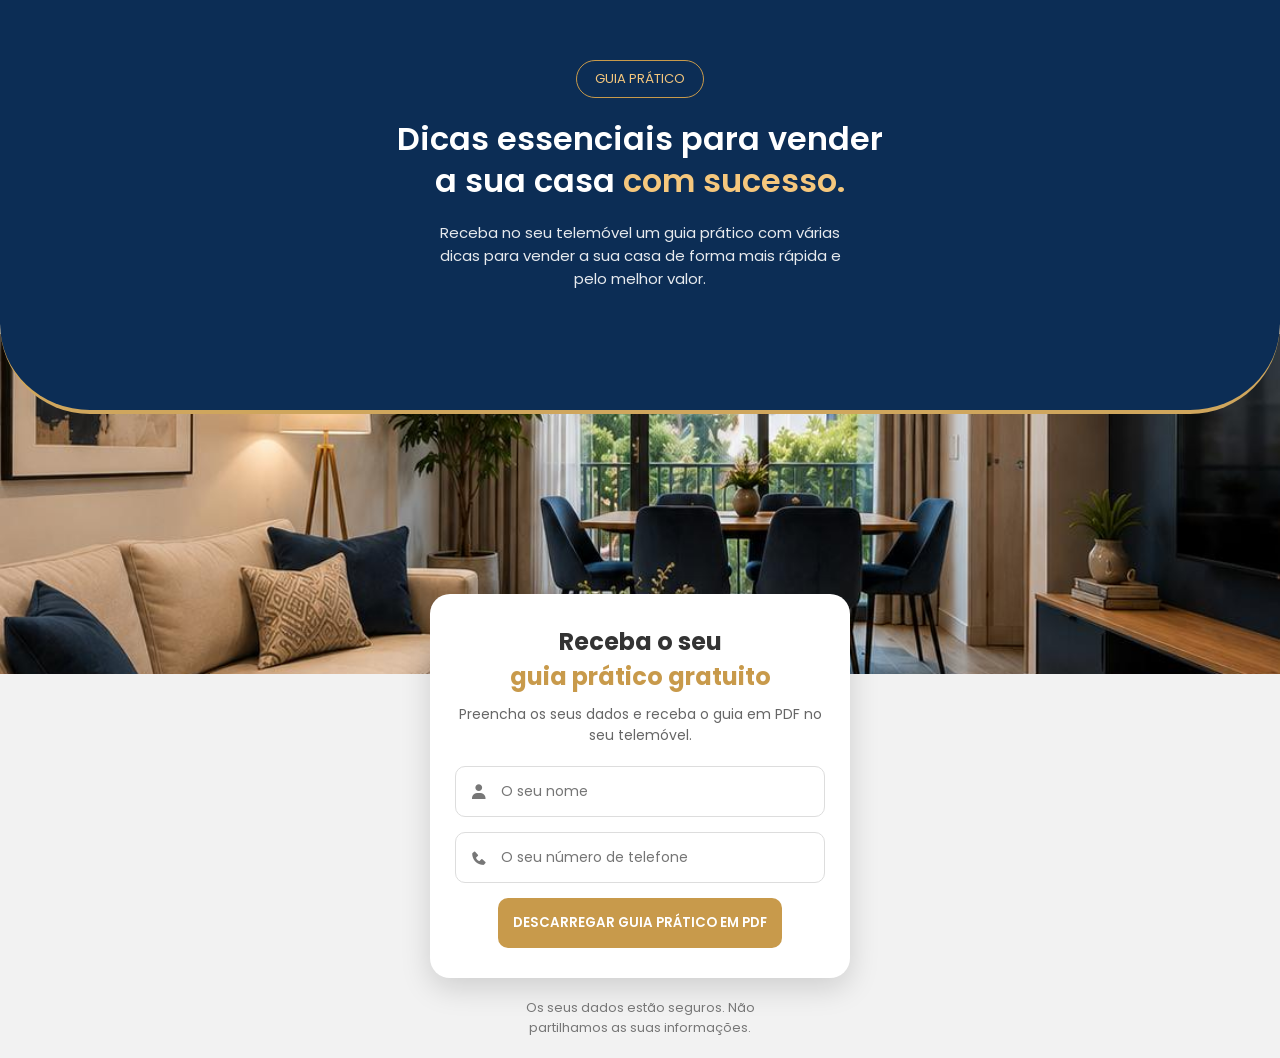
<file: BeaMachado/index.html>
<!DOCTYPE html>
<html lang="pt">
<head>
<meta charset="UTF-8">
<meta name="viewport" content="width=device-width, initial-scale=1.0">
<title>Guia para vender casa</title>
<link rel="stylesheet" href="style.css">
<link href='https://unpkg.com/boxicons@2.1.4/css/boxicons.min.css' rel='stylesheet'>
<link href="https://fonts.googleapis.com/css2?family=Poppins:wght@300;400;500;600;700&display=swap" rel="stylesheet">
</head>

<body>

<header class="topo">

<div class="badge">
GUIA PRÁTICO
</div>

<h1>
Dicas essenciais para vender a sua casa <span>com sucesso.</span>
</h1>

<p>
Receba no seu telemóvel um guia prático com várias dicas para vender a sua casa de forma mais rápida e pelo melhor valor.
</p>

</header>

<section class="imagem"></section>

<div class="linha-dourada"></div>

<section class="form-area">

<div class="card">

<h2>Receba o seu<br><span>guia prático gratuito</span></h2>

<p>Preencha os seus dados e receba o guia em PDF no seu telemóvel.</p>

<form>

<div class="input-box">
<i class='bx bxs-user'></i>
<input type="text" placeholder="O seu nome" required>
</div>

<div class="input-box">
<i class='bx bxs-phone'></i>
<input 
type="tel" 
placeholder="O seu número de telefone"
pattern="[0-9]{9}"
maxlength="9"
required
>
</div>

<a href="guia.pdf" download>
<button type="submit">
DESCARREGAR GUIA PRÁTICO EM PDF
</button>
</a>

</form>

</div>

<div class="seguro">
Os seus dados estão seguros.  
Não partilhamos as suas informações.
</div>

</section>

</body>
</html>
</file>
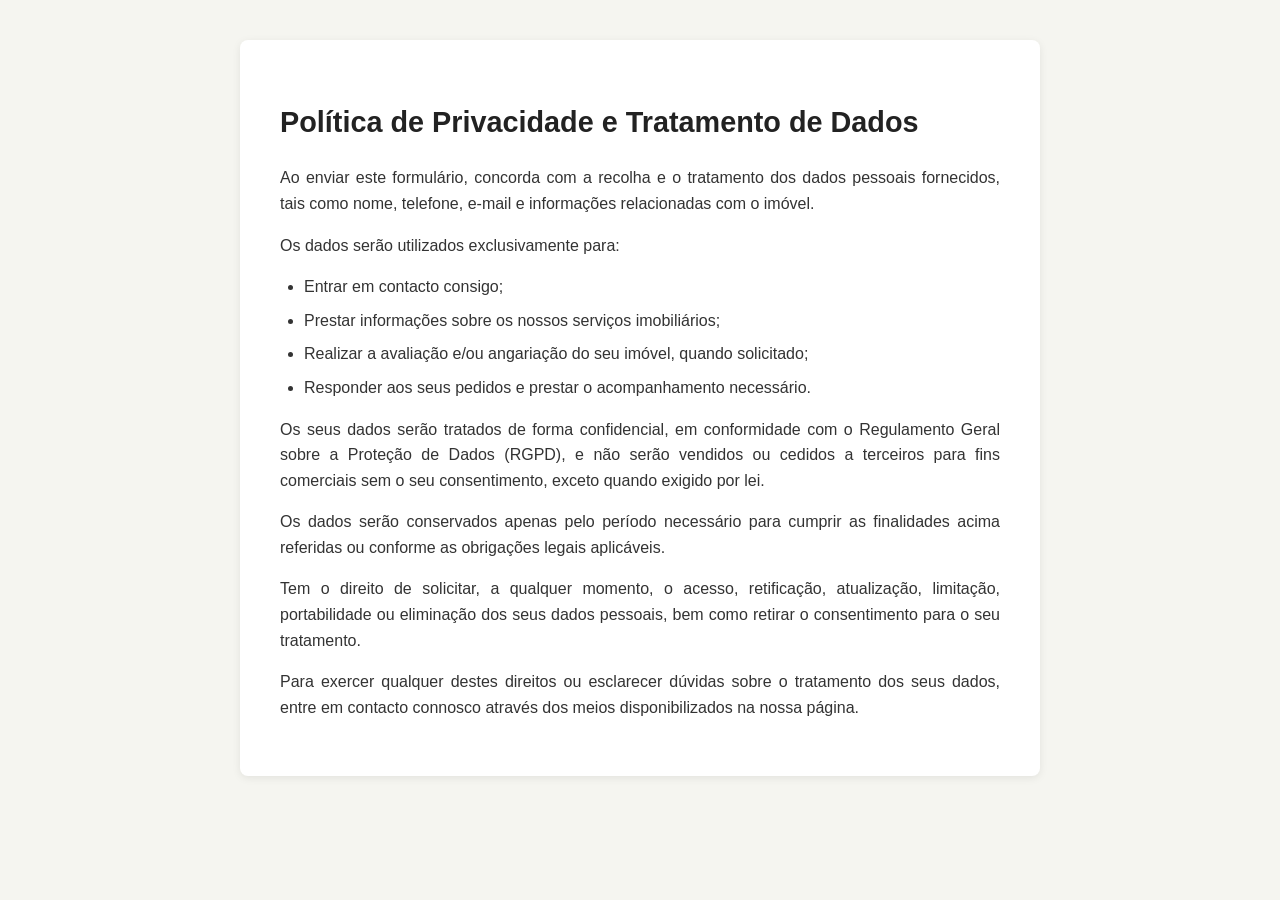
<file: politica.html>
<!DOCTYPE html>
<html lang="pt">
<head>
<meta charset="UTF-8">
<meta name="viewport" content="width=device-width, initial-scale=1.0">
<title>Política de Privacidade e Tratamento de Dados</title>
<link rel="stylesheet" href="politica.css">
</head>
<body>

<div class="container">
  <h1>Política de Privacidade e Tratamento de Dados</h1>

  <p>Ao enviar este formulário, concorda com a recolha e o tratamento dos dados pessoais fornecidos, tais como nome, telefone, e-mail e informações relacionadas com o imóvel.</p>

  <p>Os dados serão utilizados exclusivamente para:</p>
  <ul>
    <li>Entrar em contacto consigo;</li>
    <li>Prestar informações sobre os nossos serviços imobiliários;</li>
    <li>Realizar a avaliação e/ou angariação do seu imóvel, quando solicitado;</li>
    <li>Responder aos seus pedidos e prestar o acompanhamento necessário.</li>
  </ul>

  <p>Os seus dados serão tratados de forma confidencial, em conformidade com o Regulamento Geral sobre a Proteção de Dados (RGPD), e não serão vendidos ou cedidos a terceiros para fins comerciais sem o seu consentimento, exceto quando exigido por lei.</p>

  <p>Os dados serão conservados apenas pelo período necessário para cumprir as finalidades acima referidas ou conforme as obrigações legais aplicáveis.</p>

  <p>Tem o direito de solicitar, a qualquer momento, o acesso, retificação, atualização, limitação, portabilidade ou eliminação dos seus dados pessoais, bem como retirar o consentimento para o seu tratamento.</p>

  <p>Para exercer qualquer destes direitos ou esclarecer dúvidas sobre o tratamento dos seus dados, entre em contacto connosco através dos meios disponibilizados na nossa página.</p>
</div>

</body>
</html>
</file>
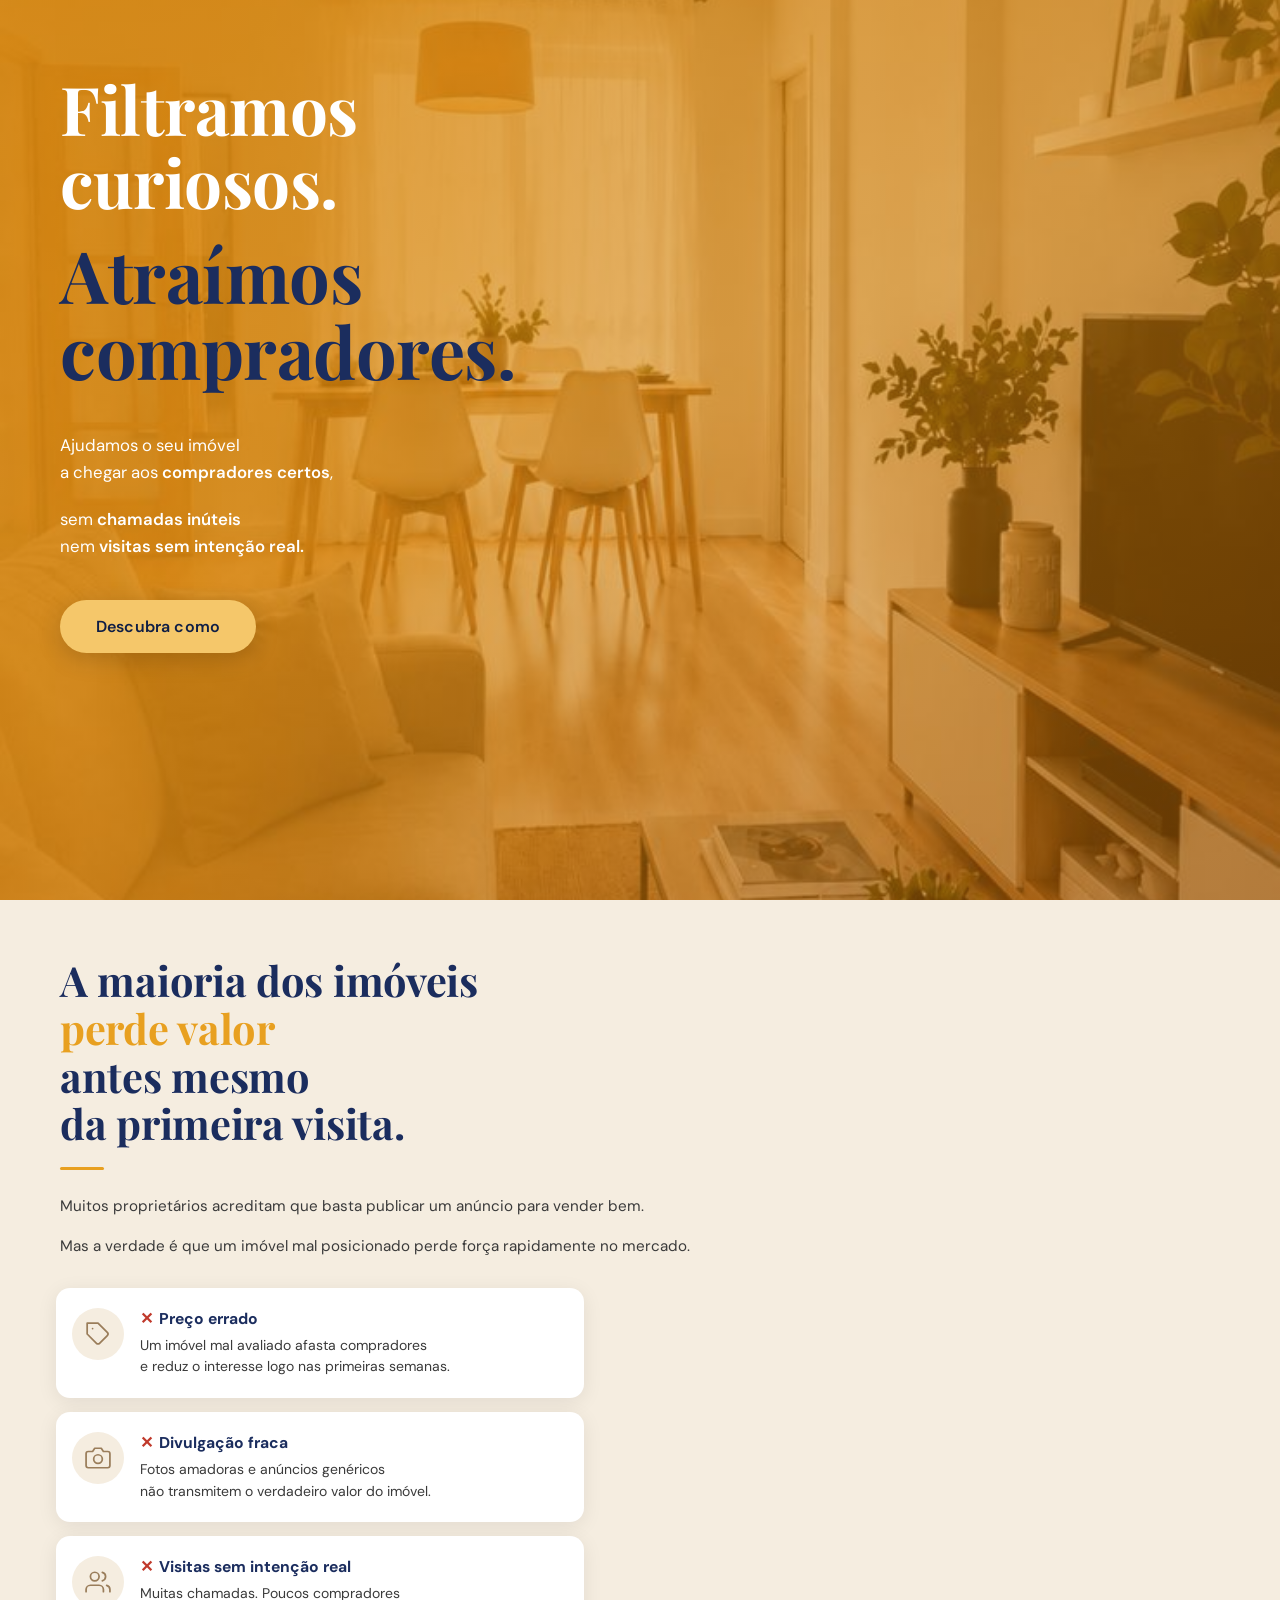
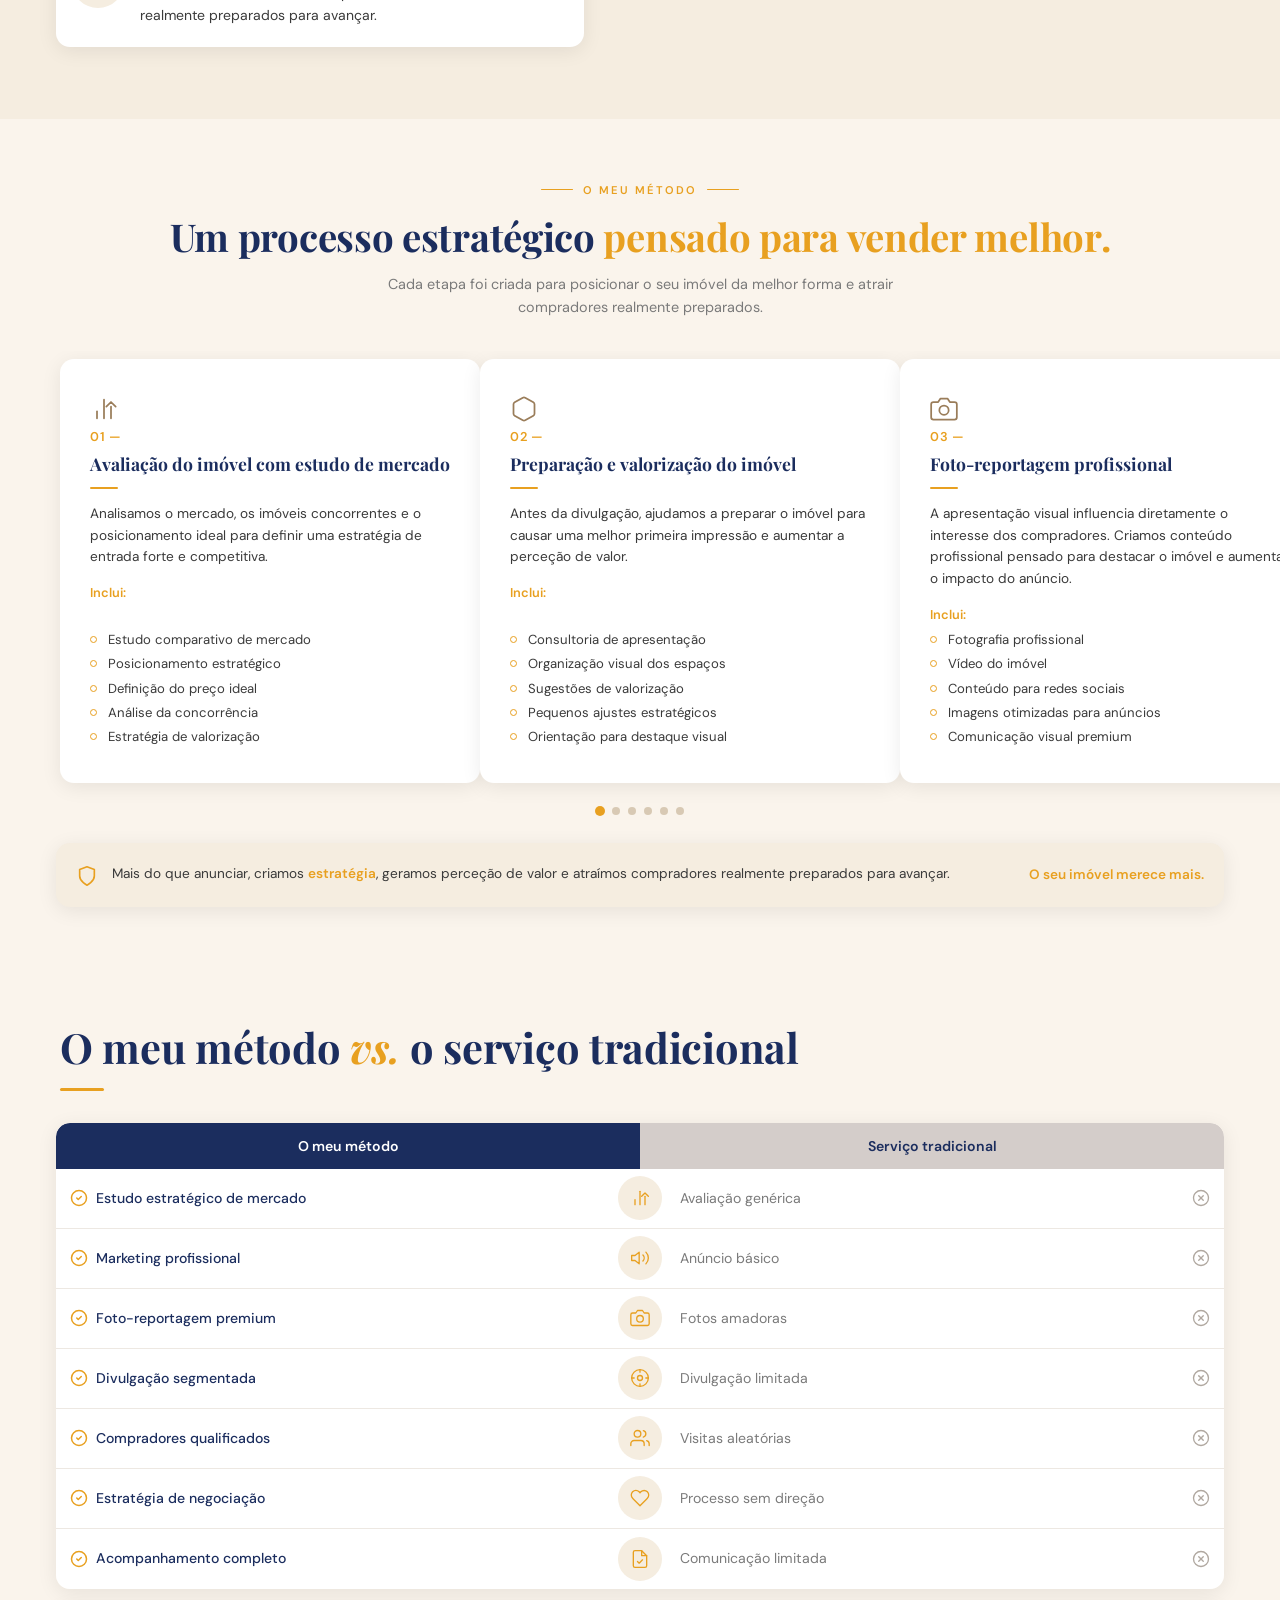
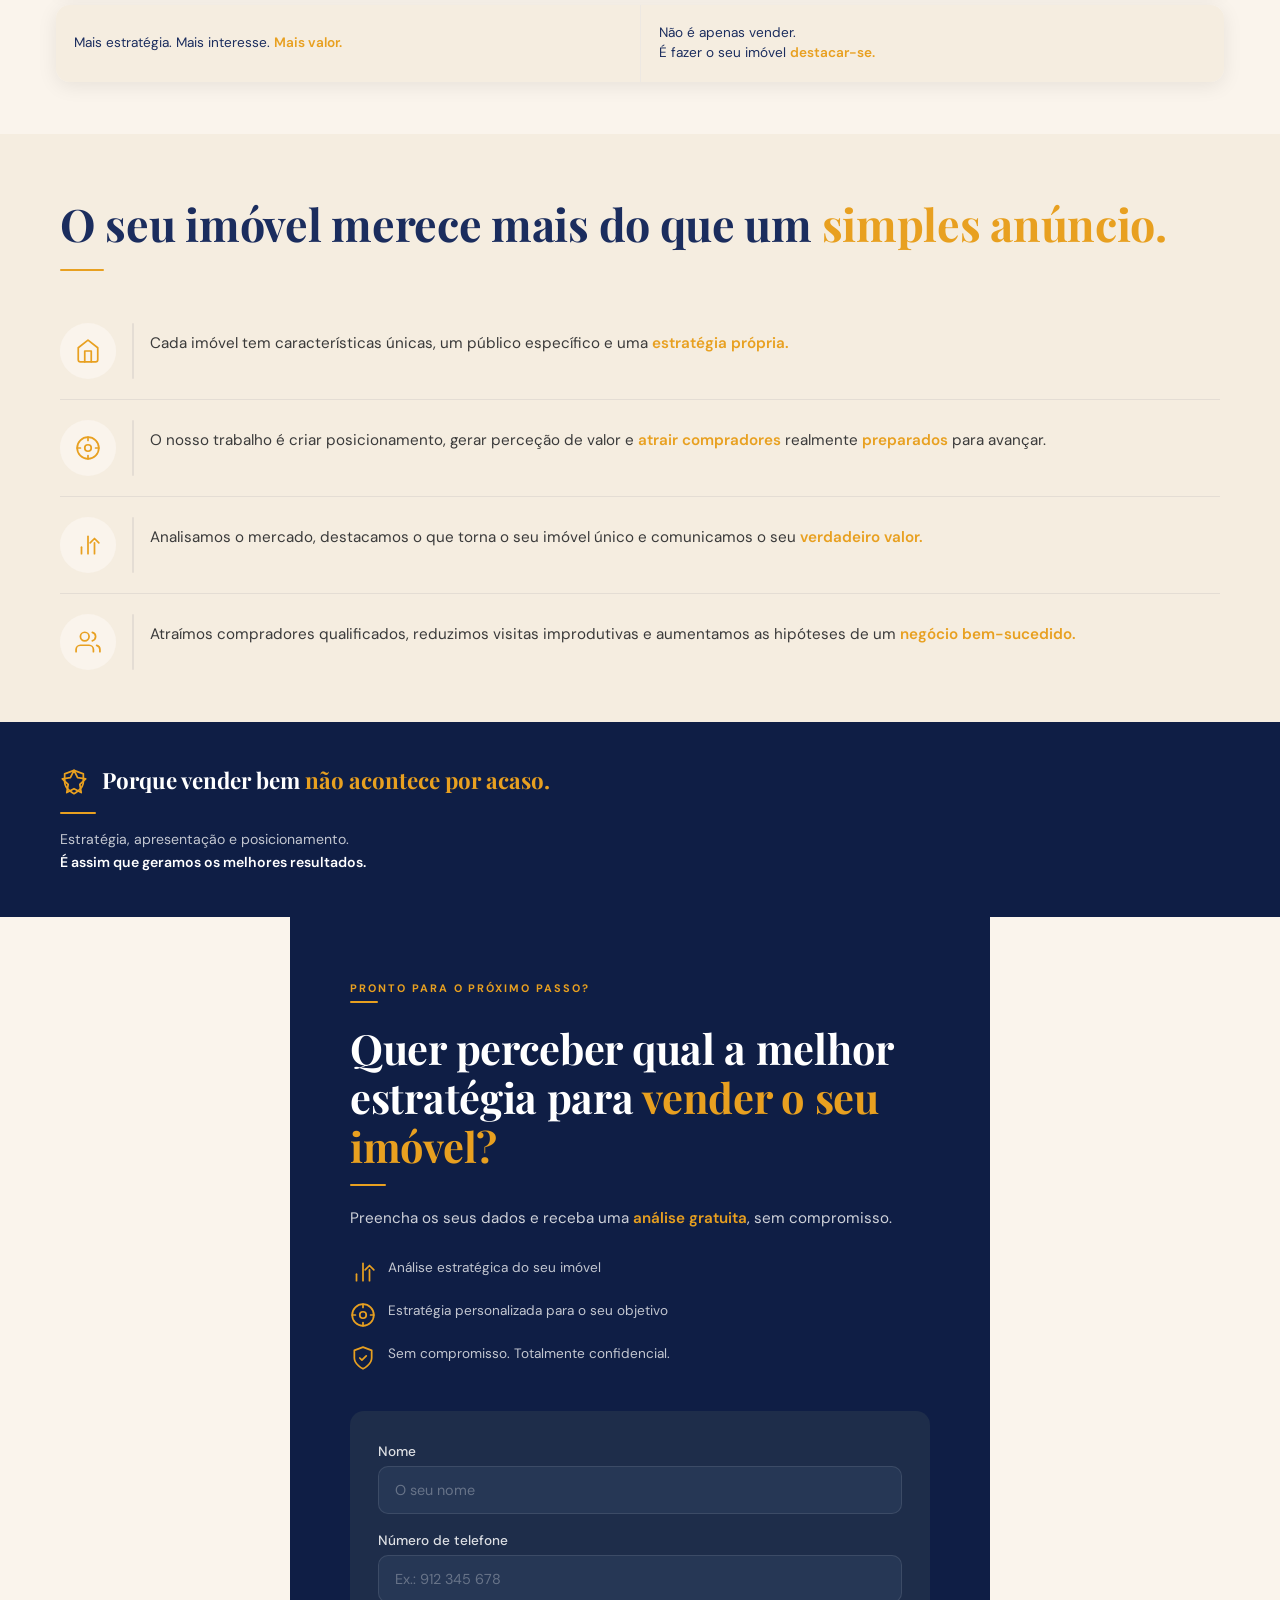
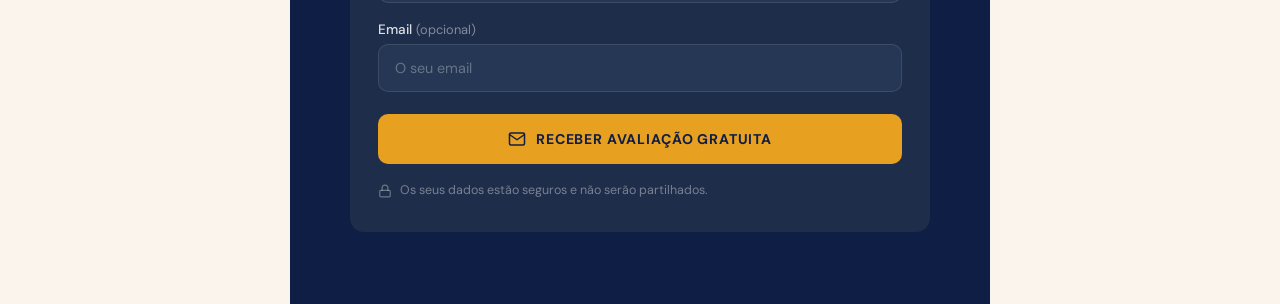
<file: vendas.html>
<!DOCTYPE html>
<html lang="pt">
<head>
  <meta charset="UTF-8" />
  <meta name="viewport" content="width=device-width, initial-scale=1.0" />
  <title>Vendas — Imóveis</title>
  <link rel="stylesheet" href="vendas.css" />
</head>
<body>

  <!-- ════════════════════════════════════
       SECÇÃO 1 — Hero com overlay âmbar
       ════════════════════════════════════ -->
  <section class="hero">
    <div class="hero__bg"></div>
    <div class="hero__overlay"></div>

    <div class="hero__content">

      <!-- Títulos principais -->
      <div class="hero__headline">
        <p class="line1">Filtramos<br>curiosos.</p>
        <p class="line2">Atraímos<br>compradores.</p>
      </div>

      <!-- Corpo de texto -->
      <div class="hero__body">
        <p>Ajudamos o seu imóvel<br>
           a chegar aos <strong>compradores certos</strong>,</p>
        <p>sem <strong>chamadas inúteis</strong><br>
           nem <strong>visitas sem intenção real.</strong></p>
      </div>

      <!-- CTA -->
      <div class="hero__cta">
        <a href="#cta-form" class="btn-primary">Descubra como</a>
      </div>

    </div>
  </section>


  <!-- ════════════════════════════════════
       SECÇÃO 2 — Problema / Pain points
       ════════════════════════════════════ -->
  <section class="pain" id="pain-section">

    <!-- Texto introdutório -->
    <div class="pain__text">
      <h2 class="pain__title">
        A maioria dos imóveis<br>
        <span class="highlight">perde valor</span><br>
        antes mesmo<br>
        da primeira visita.
      </h2>
      <div class="pain__separator"></div>
      <div class="pain__copy">
        <p>Muitos proprietários acreditam que basta publicar um anúncio para vender bem.</p>
        <p>Mas a verdade é que um imóvel mal posicionado perde força rapidamente no mercado.</p>
      </div>
    </div>

    <!-- Cards de problemas -->
    <div class="pain__cards">

      <!-- Preço errado -->
      <div class="pain-card">
        <div class="pain-card__icon">
          <!-- Ícone: etiqueta de preço -->
          <svg viewBox="0 0 24 24" aria-hidden="true">
            <path d="M20.59 13.41L13.42 20.58a2 2 0 0 1-2.83 0L2 12V2h10l8.59 8.59a2 2 0 0 1 0 2.82z"/>
            <line x1="7" y1="7" x2="7.01" y2="7"/>
          </svg>
        </div>
        <div class="pain-card__body">
          <p class="pain-card__title">
            <span class="x-mark">✕</span> Preço errado
          </p>
          <p class="pain-card__desc">
            Um imóvel mal avaliado afasta compradores<br>
            e reduz o interesse logo nas primeiras semanas.
          </p>
        </div>
      </div>

      <!-- Divulgação fraca -->
      <div class="pain-card">
        <div class="pain-card__icon">
          <!-- Ícone: câmara fotográfica -->
          <svg viewBox="0 0 24 24" aria-hidden="true">
            <path d="M23 19a2 2 0 0 1-2 2H3a2 2 0 0 1-2-2V8a2 2 0 0 1 2-2h4l2-3h6l2 3h4a2 2 0 0 1 2 2z"/>
            <circle cx="12" cy="13" r="4"/>
          </svg>
        </div>
        <div class="pain-card__body">
          <p class="pain-card__title">
            <span class="x-mark">✕</span> Divulgação fraca
          </p>
          <p class="pain-card__desc">
            Fotos amadoras e anúncios genéricos<br>
            não transmitem o verdadeiro valor do imóvel.
          </p>
        </div>
      </div>

      <!-- Visitas sem intenção real -->
      <div class="pain-card">
        <div class="pain-card__icon">
          <!-- Ícone: grupo de pessoas -->
          <svg viewBox="0 0 24 24" aria-hidden="true">
            <path d="M17 21v-2a4 4 0 0 0-4-4H5a4 4 0 0 0-4 4v2"/>
            <circle cx="9" cy="7" r="4"/>
            <path d="M23 21v-2a4 4 0 0 0-3-3.87"/>
            <path d="M16 3.13a4 4 0 0 1 0 7.75"/>
          </svg>
        </div>
        <div class="pain-card__body">
          <p class="pain-card__title">
            <span class="x-mark">✕</span> Visitas sem intenção real
          </p>
          <p class="pain-card__desc">
            Muitas chamadas. Poucos compradores<br>
            realmente preparados para avançar.
          </p>
        </div>
      </div>

    </div>
  </section>


  <!-- ════════════════════════════════════
       SECÇÃO 3 — O Meu Método (carrossel)
       ════════════════════════════════════ -->
  <section class="metodo" id="metodo-section">

    <!-- Cabeçalho -->
    <div class="metodo__header">
      <div class="metodo__label">
        <span class="metodo__line"></span>
        O MEU MÉTODO
        <span class="metodo__line"></span>
      </div>
      <h2 class="metodo__title">
        Um processo estratégico <span class="highlight">pensado para vender melhor.</span>
      </h2>
      <p class="metodo__subtitle">
        Cada etapa foi criada para posicionar o seu imóvel da melhor forma e atrair compradores realmente preparados.
      </p>
    </div>

    <!-- Carrossel -->
    <div class="metodo__carousel-wrap">
      <div class="metodo__carousel" id="metodoCar">

        <!-- 01 -->
        <div class="metodo-card">
          <div class="metodo-card__icon">
            <svg viewBox="0 0 24 24" aria-hidden="true">
              <line x1="18" y1="20" x2="18" y2="10"/><line x1="12" y1="20" x2="12" y2="4"/>
              <line x1="6" y1="20" x2="6" y2="14"/>
              <polyline points="22 10 18 6 14 10"/>
            </svg>
          </div>
          <div class="metodo-card__num">01 —</div>
          <h3 class="metodo-card__title">Avaliação do imóvel com estudo de mercado</h3>
          <div class="metodo-card__sep"></div>
          <p class="metodo-card__desc">Analisamos o mercado, os imóveis concorrentes e o posicionamento ideal para definir uma estratégia de entrada forte e competitiva.</p>
          <p class="metodo-card__inclui">Inclui:</p>
          <ul class="metodo-card__list">
            <li>Estudo comparativo de mercado</li>
            <li>Posicionamento estratégico</li>
            <li>Definição do preço ideal</li>
            <li>Análise da concorrência</li>
            <li>Estratégia de valorização</li>
          </ul>
        </div>

        <!-- 02 -->
        <div class="metodo-card">
          <div class="metodo-card__icon">
            <svg viewBox="0 0 24 24" aria-hidden="true">
              <path d="M21 16V8a2 2 0 0 0-1-1.73l-7-4a2 2 0 0 0-2 0l-7 4A2 2 0 0 0 3 8v8a2 2 0 0 0 1 1.73l7 4a2 2 0 0 0 2 0l7-4A2 2 0 0 0 21 16z"/>
            </svg>
          </div>
          <div class="metodo-card__num">02 —</div>
          <h3 class="metodo-card__title">Preparação e valorização do imóvel</h3>
          <div class="metodo-card__sep"></div>
          <p class="metodo-card__desc">Antes da divulgação, ajudamos a preparar o imóvel para causar uma melhor primeira impressão e aumentar a perceção de valor.</p>
          <p class="metodo-card__inclui">Inclui:</p>
          <ul class="metodo-card__list">
            <li>Consultoria de apresentação</li>
            <li>Organização visual dos espaços</li>
            <li>Sugestões de valorização</li>
            <li>Pequenos ajustes estratégicos</li>
            <li>Orientação para destaque visual</li>
          </ul>
        </div>

        <!-- 03 -->
        <div class="metodo-card">
          <div class="metodo-card__icon">
            <svg viewBox="0 0 24 24" aria-hidden="true">
              <path d="M23 19a2 2 0 0 1-2 2H3a2 2 0 0 1-2-2V8a2 2 0 0 1 2-2h4l2-3h6l2 3h4a2 2 0 0 1 2 2z"/>
              <circle cx="12" cy="13" r="4"/>
            </svg>
          </div>
          <div class="metodo-card__num">03 —</div>
          <h3 class="metodo-card__title">Foto-reportagem profissional</h3>
          <div class="metodo-card__sep"></div>
          <p class="metodo-card__desc">A apresentação visual influencia diretamente o interesse dos compradores. Criamos conteúdo profissional pensado para destacar o imóvel e aumentar o impacto do anúncio.</p>
          <p class="metodo-card__inclui">Inclui:</p>
          <ul class="metodo-card__list">
            <li>Fotografia profissional</li>
            <li>Vídeo do imóvel</li>
            <li>Conteúdo para redes sociais</li>
            <li>Imagens otimizadas para anúncios</li>
            <li>Comunicação visual premium</li>
          </ul>
        </div>

        <!-- 04 -->
        <div class="metodo-card">
          <div class="metodo-card__icon">
            <svg viewBox="0 0 24 24" aria-hidden="true">
              <polygon points="11 5 6 9 2 9 2 15 6 15 11 19 11 5"/>
              <path d="M19.07 4.93a10 10 0 0 1 0 14.14"/>
              <path d="M15.54 8.46a5 5 0 0 1 0 7.07"/>
            </svg>
          </div>
          <div class="metodo-card__num">04 —</div>
          <h3 class="metodo-card__title">Plano de divulgação estratégica</h3>
          <div class="metodo-card__sep"></div>
          <p class="metodo-card__desc">Não basta anunciar. É preciso posicionar o imóvel nos canais certos, para as pessoas certas.</p>
          <p class="metodo-card__inclui">Inclui:</p>
          <ul class="metodo-card__list">
            <li>Divulgação nos principais portais</li>
            <li>Estratégia para redes sociais</li>
            <li>Campanhas segmentadas</li>
            <li>Base de compradores qualificados</li>
            <li>Promoção direcionada</li>
          </ul>
        </div>

        <!-- 05 -->
        <div class="metodo-card">
          <div class="metodo-card__icon">
            <svg viewBox="0 0 24 24" aria-hidden="true">
              <path d="M17 21v-2a4 4 0 0 0-4-4H5a4 4 0 0 0-4 4v2"/>
              <circle cx="9" cy="7" r="4"/>
              <path d="M23 21v-2a4 4 0 0 0-3-3.87"/>
              <path d="M16 3.13a4 4 0 0 1 0 7.75"/>
            </svg>
          </div>
          <div class="metodo-card__num">05 —</div>
          <h3 class="metodo-card__title">Gestão de compradores e negociação</h3>
          <div class="metodo-card__sep"></div>
          <p class="metodo-card__desc">Filtramos contactos, qualificamos compradores e acompanhamos todas as visitas para evitar desgaste desnecessário.</p>
          <p class="metodo-card__inclui">Inclui:</p>
          <ul class="metodo-card__list">
            <li>Qualificação de leads</li>
            <li>Gestão de visitas</li>
            <li>Acompanhamento comercial</li>
            <li>Negociação estratégica</li>
            <li>Redução de visitas improdutivas</li>
          </ul>
        </div>

        <!-- 06 -->
        <div class="metodo-card">
          <div class="metodo-card__icon">
            <svg viewBox="0 0 24 24" aria-hidden="true">
              <path d="M14 2H6a2 2 0 0 0-2 2v16a2 2 0 0 0 2 2h12a2 2 0 0 0 2-2V8z"/>
              <polyline points="14 2 14 8 20 8"/>
              <polyline points="9 15 11 17 15 13"/>
            </svg>
          </div>
          <div class="metodo-card__num">06 —</div>
          <h3 class="metodo-card__title">Acompanhamento até à escritura</h3>
          <div class="metodo-card__sep"></div>
          <p class="metodo-card__desc">Tratamos de todo o processo até à conclusão do negócio, garantindo segurança e acompanhamento em cada etapa.</p>
          <p class="metodo-card__inclui">Inclui:</p>
          <ul class="metodo-card__list">
            <li>Apoio burocrático</li>
            <li>Organização documental</li>
            <li>Acompanhamento processual</li>
            <li>Suporte contínuo</li>
            <li>Apoio até à escritura</li>
          </ul>
        </div>

      </div><!-- /.metodo__carousel -->

      <!-- Dots de navegação -->
      <div class="metodo__dots" id="metodoDots">
        <button class="dot active" data-index="0" aria-label="Passo 1"></button>
        <button class="dot" data-index="1" aria-label="Passo 2"></button>
        <button class="dot" data-index="2" aria-label="Passo 3"></button>
        <button class="dot" data-index="3" aria-label="Passo 4"></button>
        <button class="dot" data-index="4" aria-label="Passo 5"></button>
        <button class="dot" data-index="5" aria-label="Passo 6"></button>
      </div>
    </div><!-- /.metodo__carousel-wrap -->

    <!-- Rodapé da secção -->
    <div class="metodo__footer">
      <div class="metodo__footer-inner">
        <svg class="metodo__footer-icon" viewBox="0 0 24 24" aria-hidden="true">
          <path d="M12 22s8-4 8-10V5l-8-3-8 3v7c0 6 8 10 8 10z"/>
        </svg>
        <p>
          Mais do que anunciar, criamos <span class="highlight">estratégia</span>, geramos perceção de valor e atraímos compradores realmente preparados para avançar.
        </p>
        <span class="metodo__footer-cta">O seu imóvel merece mais.</span>
      </div>
    </div>

  </section>

  <script>
    (function () {
  const car = document.getElementById('metodoCar');
  const dots = document.querySelectorAll('#metodoDots .dot');

  // Update active dot based on scroll position
  car.addEventListener('scroll', () => {
    const slideW = car.clientWidth;
    const idx = Math.round(car.scrollLeft / slideW);
    dots.forEach((d, i) => d.classList.toggle('active', i === idx));
  }, { passive: true });

  // Click dot → scroll to card
  dots.forEach(dot => {
    dot.addEventListener('click', () => {
      const slideW = car.clientWidth;
      car.scrollTo({ left: parseInt(dot.dataset.index) * slideW, behavior: 'smooth' });
    });
  });
})();
  </script>


  <!-- ════════════════════════════════════
       SECÇÃO 4 — Diferenciação (tabela)
       ════════════════════════════════════ -->
  <section class="dif" id="dif-section">
    <div class="dif__header">
      <h2 class="dif__title">O meu método <span class="vs">vs.</span> o serviço tradicional</h2>
      <div class="dif__sep"></div>
    </div>

    <!-- Cabeçalhos da tabela -->
    <div class="dif__table">
      <div class="dif__col-heads">
        <div class="dif__col-head dif__col-head--mine">O meu método</div>
        <div class="dif__col-head dif__col-head--trad">Serviço tradicional</div>
      </div>

      <!-- Linhas -->
      <div class="dif__row">
        <div class="dif__cell dif__cell--mine">
          <svg class="check-icon" viewBox="0 0 24 24"><circle cx="12" cy="12" r="10"/><polyline points="9 12 11 14 15 10"/></svg>
          Estudo estratégico de mercado
        </div>
        <div class="dif__icon-wrap">
          <svg viewBox="0 0 24 24"><line x1="18" y1="20" x2="18" y2="10"/><line x1="12" y1="20" x2="12" y2="4"/><line x1="6" y1="20" x2="6" y2="14"/><polyline points="22 10 18 6 14 10"/></svg>
        </div>
        <div class="dif__cell dif__cell--trad">
          Avaliação genérica
          <svg class="x-icon" viewBox="0 0 24 24"><circle cx="12" cy="12" r="10"/><line x1="15" y1="9" x2="9" y2="15"/><line x1="9" y1="9" x2="15" y2="15"/></svg>
        </div>
      </div>

      <div class="dif__row">
        <div class="dif__cell dif__cell--mine">
          <svg class="check-icon" viewBox="0 0 24 24"><circle cx="12" cy="12" r="10"/><polyline points="9 12 11 14 15 10"/></svg>
          Marketing profissional
        </div>
        <div class="dif__icon-wrap">
          <svg viewBox="0 0 24 24"><polygon points="11 5 6 9 2 9 2 15 6 15 11 19 11 5"/><path d="M19.07 4.93a10 10 0 0 1 0 14.14"/><path d="M15.54 8.46a5 5 0 0 1 0 7.07"/></svg>
        </div>
        <div class="dif__cell dif__cell--trad">
          Anúncio básico
          <svg class="x-icon" viewBox="0 0 24 24"><circle cx="12" cy="12" r="10"/><line x1="15" y1="9" x2="9" y2="15"/><line x1="9" y1="9" x2="15" y2="15"/></svg>
        </div>
      </div>

      <div class="dif__row">
        <div class="dif__cell dif__cell--mine">
          <svg class="check-icon" viewBox="0 0 24 24"><circle cx="12" cy="12" r="10"/><polyline points="9 12 11 14 15 10"/></svg>
          Foto-reportagem premium
        </div>
        <div class="dif__icon-wrap">
          <svg viewBox="0 0 24 24"><path d="M23 19a2 2 0 0 1-2 2H3a2 2 0 0 1-2-2V8a2 2 0 0 1 2-2h4l2-3h6l2 3h4a2 2 0 0 1 2 2z"/><circle cx="12" cy="13" r="4"/></svg>
        </div>
        <div class="dif__cell dif__cell--trad">
          Fotos amadoras
          <svg class="x-icon" viewBox="0 0 24 24"><circle cx="12" cy="12" r="10"/><line x1="15" y1="9" x2="9" y2="15"/><line x1="9" y1="9" x2="15" y2="15"/></svg>
        </div>
      </div>

      <div class="dif__row">
        <div class="dif__cell dif__cell--mine">
          <svg class="check-icon" viewBox="0 0 24 24"><circle cx="12" cy="12" r="10"/><polyline points="9 12 11 14 15 10"/></svg>
          Divulgação segmentada
        </div>
        <div class="dif__icon-wrap">
          <svg viewBox="0 0 24 24"><circle cx="12" cy="12" r="10"/><circle cx="12" cy="12" r="3"/><line x1="12" y1="2" x2="12" y2="5"/><line x1="12" y1="19" x2="12" y2="22"/><line x1="2" y1="12" x2="5" y2="12"/><line x1="19" y1="12" x2="22" y2="12"/></svg>
        </div>
        <div class="dif__cell dif__cell--trad">
          Divulgação limitada
          <svg class="x-icon" viewBox="0 0 24 24"><circle cx="12" cy="12" r="10"/><line x1="15" y1="9" x2="9" y2="15"/><line x1="9" y1="9" x2="15" y2="15"/></svg>
        </div>
      </div>

      <div class="dif__row">
        <div class="dif__cell dif__cell--mine">
          <svg class="check-icon" viewBox="0 0 24 24"><circle cx="12" cy="12" r="10"/><polyline points="9 12 11 14 15 10"/></svg>
          Compradores qualificados
        </div>
        <div class="dif__icon-wrap">
          <svg viewBox="0 0 24 24"><path d="M17 21v-2a4 4 0 0 0-4-4H5a4 4 0 0 0-4 4v2"/><circle cx="9" cy="7" r="4"/><path d="M23 21v-2a4 4 0 0 0-3-3.87"/><path d="M16 3.13a4 4 0 0 1 0 7.75"/></svg>
        </div>
        <div class="dif__cell dif__cell--trad">
          Visitas aleatórias
          <svg class="x-icon" viewBox="0 0 24 24"><circle cx="12" cy="12" r="10"/><line x1="15" y1="9" x2="9" y2="15"/><line x1="9" y1="9" x2="15" y2="15"/></svg>
        </div>
      </div>

      <div class="dif__row">
        <div class="dif__cell dif__cell--mine">
          <svg class="check-icon" viewBox="0 0 24 24"><circle cx="12" cy="12" r="10"/><polyline points="9 12 11 14 15 10"/></svg>
          Estratégia de negociação
        </div>
        <div class="dif__icon-wrap">
          <svg viewBox="0 0 24 24"><path d="M20.84 4.61a5.5 5.5 0 0 0-7.78 0L12 5.67l-1.06-1.06a5.5 5.5 0 0 0-7.78 7.78l1.06 1.06L12 21.23l7.78-7.78 1.06-1.06a5.5 5.5 0 0 0 0-7.78z"/></svg>
        </div>
        <div class="dif__cell dif__cell--trad">
          Processo sem direção
          <svg class="x-icon" viewBox="0 0 24 24"><circle cx="12" cy="12" r="10"/><line x1="15" y1="9" x2="9" y2="15"/><line x1="9" y1="9" x2="15" y2="15"/></svg>
        </div>
      </div>

      <div class="dif__row">
        <div class="dif__cell dif__cell--mine">
          <svg class="check-icon" viewBox="0 0 24 24"><circle cx="12" cy="12" r="10"/><polyline points="9 12 11 14 15 10"/></svg>
          Acompanhamento completo
        </div>
        <div class="dif__icon-wrap">
          <svg viewBox="0 0 24 24"><path d="M14 2H6a2 2 0 0 0-2 2v16a2 2 0 0 0 2 2h12a2 2 0 0 0 2-2V8z"/><polyline points="14 2 14 8 20 8"/><polyline points="9 15 11 17 15 13"/></svg>
        </div>
        <div class="dif__cell dif__cell--trad">
          Comunicação limitada
          <svg class="x-icon" viewBox="0 0 24 24"><circle cx="12" cy="12" r="10"/><line x1="15" y1="9" x2="9" y2="15"/><line x1="9" y1="9" x2="15" y2="15"/></svg>
        </div>
      </div>
    </div>

    <!-- Rodapé -->
    <div class="dif__footer">
      <div class="dif__footer-left">
        <svg viewBox="0 0 24 24"><path d="M12 22s8-4 8-10V5l-8-3-8 3v7c0 6 8 10 8 10z"/><polygon points="12 2 15.09 8.26 22 9.27 17 14.14 18.18 21.02 12 17.77 5.82 21.02 7 14.14 2 9.27 8.91 8.26 12 2"/></svg>
        <p>Mais estratégia. Mais interesse. <span class="highlight">Mais valor.</span></p>
      </div>
      <div class="dif__footer-right">
        <p>Não é apenas vender.<br>É fazer o seu imóvel <span class="highlight">destacar-se.</span></p>
      </div>
    </div>
  </section>


  <!-- ════════════════════════════════════
       SECÇÃO 5 — Posicionamento
       ════════════════════════════════════ -->
  <section class="pos" id="pos-section">

    <!-- Hero foto + título -->
    <div class="pos__hero">
      <div class="pos__hero-text">
        <h2 class="pos__title">O seu imóvel merece mais do que um <span class="highlight">simples anúncio.</span></h2>
        <div class="pos__sep"></div>
      </div>
    </div>

    <!-- Itens -->
    <div class="pos__items">

      <div class="pos__item">
        <div class="pos__item-icon">
          <svg viewBox="0 0 24 24"><path d="M3 9l9-7 9 7v11a2 2 0 0 1-2 2H5a2 2 0 0 1-2-2z"/><polyline points="9 22 9 12 15 12 15 22"/></svg>
        </div>
        <div class="pos__item-divider"></div>
        <p class="pos__item-text">Cada imóvel tem características únicas, um público específico e uma <span class="highlight">estratégia própria.</span></p>
      </div>

      <div class="pos__item">
        <div class="pos__item-icon">
          <svg viewBox="0 0 24 24"><circle cx="12" cy="12" r="10"/><circle cx="12" cy="12" r="3"/><line x1="12" y1="2" x2="12" y2="5"/><line x1="12" y1="19" x2="12" y2="22"/><line x1="2" y1="12" x2="5" y2="12"/><line x1="19" y1="12" x2="22" y2="12"/></svg>
        </div>
        <div class="pos__item-divider"></div>
        <p class="pos__item-text">O nosso trabalho é criar posicionamento, gerar perceção de valor e <span class="highlight">atrair compradores</span> realmente <span class="highlight">preparados</span> para avançar.</p>
      </div>

      <div class="pos__item">
        <div class="pos__item-icon">
          <svg viewBox="0 0 24 24"><line x1="18" y1="20" x2="18" y2="10"/><line x1="12" y1="20" x2="12" y2="4"/><line x1="6" y1="20" x2="6" y2="14"/><polyline points="22 10 18 6 14 10"/></svg>
        </div>
        <div class="pos__item-divider"></div>
        <p class="pos__item-text">Analisamos o mercado, destacamos o que torna o seu imóvel único e comunicamos o seu <span class="highlight">verdadeiro valor.</span></p>
      </div>

      <div class="pos__item">
        <div class="pos__item-icon">
          <svg viewBox="0 0 24 24"><path d="M17 21v-2a4 4 0 0 0-4-4H5a4 4 0 0 0-4 4v2"/><circle cx="9" cy="7" r="4"/><path d="M23 21v-2a4 4 0 0 0-3-3.87"/><path d="M16 3.13a4 4 0 0 1 0 7.75"/></svg>
        </div>
        <div class="pos__item-divider"></div>
        <p class="pos__item-text">Atraímos compradores qualificados, reduzimos visitas improdutivas e aumentamos as hipóteses de um <span class="highlight">negócio bem-sucedido.</span></p>
      </div>

    </div>

    <!-- Banner final -->
    <div class="pos__banner">
      <div class="pos__banner-top">
        <svg viewBox="0 0 24 24"><path d="M12 22s8-4 8-10V5l-8-3-8 3v7c0 6 8 10 8 10z"/><polygon points="12 2 15.09 8.26 22 9.27 17 14.14 18.18 21.02 12 17.77 5.82 21.02 7 14.14 2 9.27 8.91 8.26 12 2"/></svg>
        <p>Porque vender bem <span class="highlight">não acontece por acaso.</span></p>
      </div>
      <div class="pos__banner-sep"></div>
      <p class="pos__banner-sub">Estratégia, apresentação e posicionamento.<br><strong>É assim que geramos os melhores resultados.</strong></p>
    </div>

  </section>


  <!-- ════════════════════════════════════
       SECÇÃO 6 — CTA / Formulário
       ════════════════════════════════════ -->
  <section class="cta-form" id="cta-section">

    <div class="cta-form__text">
      <p class="cta-form__label">PRONTO PARA O PRÓXIMO PASSO?</p>
      <div class="cta-form__label-line"></div>
      <h2 class="cta-form__title">Quer perceber qual a melhor estratégia para <span class="highlight">vender o seu imóvel?</span></h2>
      <div class="cta-form__title-line"></div>
      <p class="cta-form__sub">Preencha os seus dados e receba uma <span class="highlight">análise gratuita</span>, sem compromisso.</p>

      <div class="cta-form__badges">
        <div class="badge">
          <svg viewBox="0 0 24 24"><line x1="18" y1="20" x2="18" y2="10"/><line x1="12" y1="20" x2="12" y2="4"/><line x1="6" y1="20" x2="6" y2="14"/><polyline points="22 10 18 6 14 10"/></svg>
          <span>Análise estratégica do seu imóvel</span>
        </div>
        <div class="badge">
          <svg viewBox="0 0 24 24"><circle cx="12" cy="12" r="10"/><circle cx="12" cy="12" r="3"/><line x1="12" y1="2" x2="12" y2="5"/><line x1="12" y1="19" x2="12" y2="22"/><line x1="2" y1="12" x2="5" y2="12"/><line x1="19" y1="12" x2="22" y2="12"/></svg>
          <span>Estratégia personalizada para o seu objetivo</span>
        </div>
        <div class="badge">
          <svg viewBox="0 0 24 24"><path d="M12 22s8-4 8-10V5l-8-3-8 3v7c0 6 8 10 8 10z"/><polyline points="9 12 11 14 15 10"/></svg>
          <span>Sem compromisso. Totalmente confidencial.</span>
        </div>
      </div>
    </div>

    <!-- Formulário -->
    <div class="cta-form__form" id="cta-form">
      <div class="form-field">
        <label for="nome">Nome</label>
        <input type="text" id="nome" placeholder="O seu nome" autocomplete="name" />
      </div>
      <div class="form-field">
        <label for="tel">Número de telefone</label>
        <input type="tel" id="tel" placeholder="Ex.: 912 345 678" autocomplete="tel" />
      </div>
      <div class="form-field">
        <label for="email">Email <span class="optional">(opcional)</span></label>
        <input type="email" id="email" placeholder="O seu email" autocomplete="email" />
      </div>
      <button class="btn-submit" type="button">
        <svg viewBox="0 0 24 24"><path d="M4 4h16c1.1 0 2 .9 2 2v12c0 1.1-.9 2-2 2H4c-1.1 0-2-.9-2-2V6c0-1.1.9-2 2-2z"/><polyline points="22,6 12,13 2,6"/></svg>
        RECEBER AVALIAÇÃO GRATUITA
      </button>
      <p class="form-privacy">
        <svg viewBox="0 0 24 24"><rect x="3" y="11" width="18" height="11" rx="2" ry="2"/><path d="M7 11V7a5 5 0 0 1 10 0v4"/></svg>
        Os seus dados estão seguros e não serão partilhados.
      </p>
    </div>

  </section>

</body>
</html>
</file>
<file: BeaMachado/style.css>
*{ 
margin:0; /* remove todas as margens padrão de todos os elementos */
padding:0; /* remove todos os espaçamentos internos padrão */
box-sizing:border-box; /* faz width e height incluírem padding e border */
font-family:'Poppins', sans-serif; /* define a fonte padrão do site */
}

body{
background:#f2f2f2; /* define a cor de fundo da página */
color:#333; /* define a cor padrão do texto */
}

/* topo azul */

.topo{
background:#0c2d55; /* cor de fundo azul escuro */
color:white; /* cor do texto dentro do topo */
text-align:center; /* centraliza os textos */
padding:60px 20px 120px 20px; /* espaçamento interno: topo, lados, baixo */
border-bottom-left-radius:90px; /* arredonda a parte inferior esquerda */
border-bottom-right-radius:90px; /* arredonda a parte inferior direita */
border-bottom:4px solid #cfa65d; /* linha dourada curva */
position:relative; /* permite posicionar elementos dentro dele */
}

.badge{
display:inline-block; /* faz o elemento se comportar como bloco em linha */
border:1px solid #c89a4b; /* cria borda dourada ao redor */
padding:8px 18px; /* espaço interno do badge */
border-radius:20px; /* deixa o badge arredondado */
font-size:13px; /* tamanho da fonte */
margin-bottom:20px; /* espaço abaixo do badge */
color:#f5c77d; /* cor do texto dourado */
}

.topo h1{
font-size:32px; /* tamanho do título principal */
font-weight:600; /* deixa a fonte semi-negrito */
line-height:1.3; /* altura das linhas do texto */
max-width:500px; /* largura máxima do título */
margin:auto; /* centraliza horizontalmente */
}

.topo h1 span{
color:#f5c77d; /* destaca parte do título em dourado */
}

.topo p{
margin-top:20px; /* espaço acima do parágrafo */
font-size:15px; /* tamanho da fonte */
max-width:420px; /* largura máxima do texto */
margin-left:auto; /* centraliza horizontalmente */
margin-right:auto; /* centraliza horizontalmente */
opacity:0.9; /* deixa o texto levemente transparente */
}

/* imagem da casa */

.imagem{
background-image:url("casa.jpg"); /* define a imagem de fundo */
background-size:cover; /* faz a imagem preencher todo o espaço */
background-position:center; /* centraliza a imagem */
height:340px; /* altura da seção da imagem */
margin-top:-80px; /* puxa a imagem para cima (sobrepondo o topo) */
}

/* área do formulário */

.form-area{
padding:20px; /* espaço interno da área */
display:flex; /* ativa o layout flexbox */
flex-direction:column; /* organiza os elementos em coluna */
align-items:center; /* centraliza horizontalmente */
}

.card{
background:white; /* fundo branco do formulário */
width:100%; /* ocupa toda a largura possível */
max-width:420px; /* largura máxima do card */
padding:30px 25px; /* espaçamento interno */
border-radius:20px; /* cantos arredondados */
box-shadow:0 10px 30px rgba(0,0,0,0.15); /* sombra ao redor */
margin-top:-100px; /* faz o card subir sobre a imagem */
text-align:center; /* centraliza o texto */
}

.card h2{
font-size:24px; /* tamanho do título do formulário */
margin-bottom:10px; /* espaço abaixo do título */
}

.card h2 span{
color:#c89a4b; /* destaque dourado no título */
}

.card p{
font-size:14px; /* tamanho do texto */
margin-bottom:20px; /* espaço abaixo do texto */
color:#666; /* cor cinza do texto */
}

form{
display:flex; /* ativa flexbox */
flex-direction:column; /* organiza os inputs em coluna */
gap:15px; /* espaço entre os inputs */
}

input{
padding:14px; /* espaço interno do campo */
border-radius:10px; /* cantos arredondados */
border:1px solid #ddd; /* borda cinza clara */
font-size:14px; /* tamanho da fonte */
}

button{
background:#c89a4b; /* cor dourada do botão */
border:none; /* remove borda padrão */
color:white; /* cor do texto do botão */
padding:15px; /* espaço interno do botão */
border-radius:10px; /* cantos arredondados */
font-weight:600; /* texto semi-negrito */
cursor:pointer; /* muda o cursor para mãozinha */
}

button:hover{
background:#b58533; /* muda a cor do botão quando passa o mouse */
}

/* texto segurança */

.seguro{
margin-top:20px; /* espaço acima do texto */
font-size:13px; /* tamanho da fonte */
color:#777; /* cor cinza */
text-align:center; /* centraliza o texto */
max-width:300px; /* largura máxima do texto */
}

.input-box{
position:relative;
width:100%;
}

.input-box input{
width:100%;
padding:14px 14px 14px 45px; /* espaço para o ícone */
border-radius:10px;
border:1px solid #ddd;
font-size:14px;
}

.input-box i{
position:absolute;
left:15px;
top:50%;
transform:translateY(-50%);
font-size:18px;
color:#777;
}
</file>
<file: politica.css>
* {
  box-sizing: border-box;
}

body {
  margin: 0;
  padding: 40px 20px;
  background-color: #f5f5f0;
  font-family: Arial, Helvetica, sans-serif;
  color: #333333;
  line-height: 1.6;
}

.container {
  max-width: 800px;
  margin: 0 auto;
  background-color: #ffffff;
  padding: 40px;
  border-radius: 8px;
  box-shadow: 0 2px 8px rgba(0, 0, 0, 0.08);
}

h1 {
  font-size: 1.8rem;
  color: #222222;
  margin-bottom: 20px;
}

p {
  margin-bottom: 16px;
  text-align: justify;
}

ul {
  margin-bottom: 16px;
  padding-left: 24px;
}

li {
  margin-bottom: 8px;
}
</file>
<file: vendas.css>
/* ===========================
   vendas.css
   =========================== */

@import url('https://fonts.googleapis.com/css2?family=Playfair+Display:ital,wght@0,400;0,600;0,700;1,400&family=DM+Sans:wght@300;400;500;600&display=swap');

/* ── Variables ── */
:root {
  --amber: #E8A020;
  --amber-light: #F5C76A;
  --amber-overlay: rgba(210, 130, 10, 0.72);
  --navy: #1B2D5E;
  --navy-dark: #0F1E45;
  --cream: #F5EDE0;
  --cream-light: #FAF4EC;
  --white: #FFFFFF;
  --text-body: #3A3A3A;
  --text-muted: #7A7A7A;
  --red-x: #C0392B;
  --border-radius: 14px;
  --shadow: 0 4px 20px rgba(0,0,0,0.08);
}

/* ── Reset ── */
*, *::before, *::after { box-sizing: border-box; margin: 0; padding: 0; }

html { scroll-behavior: smooth; }

body {
  font-family: 'DM Sans', sans-serif;
  background: var(--cream-light);
  color: var(--text-body);
  -webkit-font-smoothing: antialiased;
}

/* ══════════════════════════════════════
   SECTION 1 — Hero (amber overlay)
   ══════════════════════════════════════ */
.hero {
  position: relative;
  width: 100%;
  min-height: 92svh;
  display: flex;
  flex-direction: column;
  justify-content: space-between;
  overflow: hidden;
  padding: 52px 32px 52px;
}

.hero__bg {
  position: absolute;
  inset: 0;
  background-image: url('sala.jpg');
  background-size: cover;
  background-position: center;
  z-index: 0;
}

.hero__overlay {
  position: absolute;
  inset: 0;
  background: linear-gradient(
    160deg,
    var(--amber-overlay) 0%,
    rgba(210, 130, 10, 0.60) 45%,
    rgba(180, 100, 5, 0.55) 100%
  );
  z-index: 1;
}

.hero__content {
  position: relative;
  z-index: 2;
  display: flex;
  flex-direction: column;
  gap: 0;
  flex: 1;
}

/* Headline block */
.hero__headline {
  margin-top: 0;
}

.hero__headline .line1 {
  font-family: 'Playfair Display', serif;
  font-size: clamp(2.6rem, 9vw, 4.2rem);
  font-weight: 700;
  color: var(--white);
  line-height: 1.08;
  letter-spacing: -0.5px;
}

.hero__headline .line2 {
  font-family: 'Playfair Display', serif;
  font-size: clamp(2.8rem, 9.5vw, 4.5rem);
  font-weight: 700;
  color: var(--navy);
  line-height: 1.05;
  letter-spacing: -0.5px;
  margin-top: 20px;
}

/* Sub-copy */
.hero__body {
  margin-top: 44px;
}

.hero__body p {
  font-size: clamp(0.95rem, 3.2vw, 1.05rem);
  color: var(--white);
  line-height: 1.6;
  font-weight: 400;
}

.hero__body p + p { margin-top: 20px; }

.hero__body strong {
  font-weight: 600;
}

/* CTA */
.hero__cta {
  margin-top: 40px;
  display: flex;
  flex-direction: column;
  align-items: flex-start;
  gap: 14px;
}

.divider-line {
  display: flex;
  align-items: center;
  gap: 12px;
  width: 100%;
}

.divider-line::before,
.divider-line::after {
  content: '';
  flex: 1;
  height: 1.5px;
  background: var(--amber-light);
  max-width: 48px;
}

.btn-cta {
  display: inline-block;
  font-family: 'DM Sans', sans-serif;
  font-size: 0.95rem;
  font-weight: 500;
  color: var(--amber-light);
  letter-spacing: 0.04em;
  text-decoration: none;
  background: none;
  border: none;
  cursor: pointer;
  padding: 0;
  transition: opacity 0.2s;
}

.btn-cta:hover { opacity: 0.8; }

/* Primary CTA button */
.btn-primary {
  display: inline-block;
  font-family: 'DM Sans', sans-serif;
  font-size: 1rem;
  font-weight: 600;
  color: var(--navy-dark);
  background: var(--amber-light);
  border: none;
  border-radius: 50px;
  padding: 16px 36px;
  cursor: pointer;
  text-decoration: none;
  letter-spacing: 0.01em;
  box-shadow: 0 6px 24px rgba(0,0,0,0.18);
  transition: transform 0.18s, box-shadow 0.18s, background 0.18s;
}

.btn-primary:hover {
  transform: translateY(-2px);
  box-shadow: 0 10px 32px rgba(0,0,0,0.22);
  background: #f7d080;
}

.btn-primary:active {
  transform: translateY(0);
  box-shadow: 0 4px 12px rgba(0,0,0,0.15);
}

/* ══════════════════════════════════════
   SECTION 2 — Problem / Pain points
   ══════════════════════════════════════ */
.pain {
  background: var(--cream);
  width: 100%;
}

/* Photo strip */
.pain__photo {
  width: 100%;
  height: 220px;
  overflow: hidden;
}

.pain__photo img {
  width: 100%;
  height: 100%;
  object-fit: cover;
  object-position: center 30%;
  filter: sepia(0.35) brightness(1.05) saturate(1.1);
}

/* Text block */
.pain__text {
  padding: 40px 28px 8px;
}

.pain__title {
  font-family: 'Playfair Display', serif;
  font-size: clamp(1.85rem, 6.5vw, 2.6rem);
  font-weight: 700;
  color: var(--navy);
  line-height: 1.15;
  letter-spacing: -0.3px;
}

.pain__title .highlight {
  color: var(--amber);
  font-style: normal;
}

.pain__separator {
  width: 44px;
  height: 2.5px;
  background: var(--amber);
  border-radius: 2px;
  margin: 20px 0 24px;
}

.pain__copy {
  font-size: 0.95rem;
  color: var(--text-body);
  line-height: 1.7;
}

.pain__copy p + p { margin-top: 14px; }

/* Cards */
.pain__cards {
  padding: 20px 24px 52px;
  display: flex;
  flex-direction: column;
  gap: 14px;
}

.pain-card {
  background: var(--white);
  border-radius: var(--border-radius);
  padding: 20px 18px 20px 16px;
  display: flex;
  align-items: flex-start;
  gap: 16px;
  box-shadow: var(--shadow);
}

.pain-card__icon {
  flex-shrink: 0;
  width: 52px;
  height: 52px;
  border-radius: 50%;
  background: var(--cream);
  display: flex;
  align-items: center;
  justify-content: center;
}

.pain-card__icon svg {
  width: 26px;
  height: 26px;
  stroke: #9A7D5A;
  fill: none;
  stroke-width: 1.6;
  stroke-linecap: round;
  stroke-linejoin: round;
}

.pain-card__body {}

.pain-card__title {
  font-size: 0.98rem;
  font-weight: 700;
  color: var(--navy);
  display: flex;
  align-items: center;
  gap: 6px;
  margin-bottom: 6px;
}

.pain-card__title .x-mark {
  color: var(--red-x);
  font-size: 1rem;
  font-weight: 700;
}

.pain-card__desc {
  font-size: 0.875rem;
  color: var(--text-body);
  line-height: 1.55;
}

/* ── Responsive: wider screens ── */
@media (min-width: 480px) {
  .hero { padding: 60px 44px 60px; }
  .pain__text { padding: 48px 44px 8px; }
  .pain__cards { padding: 20px 40px 60px; }
}

@media (min-width: 768px) {
  .hero { min-height: 100vh; padding: 72px 60px; }
  .pain__photo { height: 300px; }
  .pain__text { padding: 56px 60px 8px; }
  .pain__cards { padding: 20px 56px 72px; max-width: 640px; }
}

/* ══════════════════════════════════════
   SECTION 3 — O Meu Método (carrossel)
   ══════════════════════════════════════ */
.metodo {
  background: var(--cream-light);
  padding-bottom: 52px;
}

.metodo__header {
  text-align: center;
  padding: 52px 28px 32px;
}

.metodo__label {
  display: flex;
  align-items: center;
  justify-content: center;
  gap: 10px;
  font-size: 0.7rem;
  font-weight: 600;
  letter-spacing: 0.18em;
  color: var(--amber);
  text-transform: uppercase;
  margin-bottom: 16px;
}

.metodo__line {
  display: inline-block;
  width: 32px;
  height: 1.5px;
  background: var(--amber);
  border-radius: 2px;
}

.metodo__title {
  font-family: 'Playfair Display', serif;
  font-size: clamp(1.6rem, 5.5vw, 2.4rem);
  font-weight: 700;
  color: var(--navy);
  line-height: 1.2;
  letter-spacing: -0.3px;
  margin-bottom: 14px;
}

.metodo__title .highlight { color: var(--amber); }

.metodo__subtitle {
  font-size: 0.9rem;
  color: var(--text-muted);
  line-height: 1.6;
  max-width: 540px;
  margin: 0 auto;
}

/* Carousel */
.metodo__carousel-wrap { position: relative; }

.metodo__carousel {
  display: flex;
  gap: 0;
  overflow-x: auto;
  scroll-snap-type: x mandatory;
  -webkit-overflow-scrolling: touch;
  padding: 8px 0 20px;
  scrollbar-width: none;
}

.metodo__carousel::-webkit-scrollbar { display: none; }

.metodo-card {
  box-sizing: border-box;
  flex: 0 0 100%;
  width: 80%;        /* era 88% — reduzindo um pouco sobra mais espaço de cada lado */
  margin: 0 auto;
  scroll-snap-align: center;
  background: var(--white);
  border-radius: var(--border-radius);
  padding: 32px 24px;
  box-shadow: var(--shadow);
  display: flex;
  flex-direction: column;
}

@media (min-width: 768px) {
  .metodo-card {
    max-width: 420px;
    padding: 36px 30px;
  }
}9


.metodo-card__icon {
  width: 60px;
  height: 60px;
  border-radius: 50%;
  background: var(--cream);
  display: flex;
  align-items: center;
  justify-content: center;
  margin-bottom: 20px;
  flex-shrink: 0;
}

.metodo-card__icon svg {
  width: 28px;
  height: 28px;
  stroke: #9A7D5A;
  fill: none;
  stroke-width: 1.5;
  stroke-linecap: round;
  stroke-linejoin: round;
}

.metodo-card__num {
  font-size: 0.8rem;
  font-weight: 600;
  color: var(--amber);
  letter-spacing: 0.04em;
  margin-bottom: 8px;
}

.metodo-card__title {
  font-family: 'Playfair Display', serif;
  font-size: 1.1rem;
  font-weight: 700;
  color: var(--navy);
  line-height: 1.25;
  margin-bottom: 12px;
}

.metodo-card__sep {
  width: 28px;
  height: 2px;
  background: var(--amber);
  border-radius: 2px;
  margin-bottom: 14px;
}

.metodo-card__desc {
  font-size: 0.85rem;
  color: var(--text-body);
  line-height: 1.6;
  margin-bottom: 16px;
}

.metodo-card__inclui {
  font-size: 0.8rem;
  font-weight: 600;
  color: var(--amber);
  margin-bottom: 8px;
}

.metodo-card__list {
  list-style: none;
  display: flex;
  flex-direction: column;
  gap: 6px;
  margin-top: auto;
}

.metodo-card__list li {
  font-size: 0.82rem;
  color: var(--text-body);
  padding-left: 18px;
  position: relative;
  line-height: 1.4;
}

.metodo-card__list li::before {
  content: '';
  position: absolute;
  left: 0;
  top: 5px;
  width: 7px;
  height: 7px;
  border-radius: 50%;
  border: 1.5px solid var(--amber);
}

/* Dots */
.metodo__dots {
  display: flex;
  justify-content: center;
  gap: 8px;
  padding: 4px 0 20px;
}

.dot {
  width: 8px;
  height: 8px;
  border-radius: 50%;
  background: #D8C9B4;
  border: none;
  cursor: pointer;
  padding: 0;
  transition: background 0.2s, transform 0.2s;
}

.dot.active {
  background: var(--amber);
  transform: scale(1.25);
}

/* Footer banner */
.metodo__footer {
  margin: 8px 24px 0;
  background: var(--cream);
  border-radius: var(--border-radius);
  padding: 20px;
  box-shadow: var(--shadow);
}

.metodo__footer-inner {
  display: flex;
  align-items: flex-start;
  gap: 14px;
  flex-wrap: wrap;
}

.metodo__footer-icon {
  flex-shrink: 0;
  width: 22px;
  height: 22px;
  stroke: var(--amber);
  fill: none;
  stroke-width: 1.8;
  stroke-linecap: round;
  stroke-linejoin: round;
  margin-top: 2px;
}

.metodo__footer-inner p {
  font-size: 0.85rem;
  color: var(--text-body);
  line-height: 1.6;
  flex: 1;
  min-width: 180px;
}

.metodo__footer-inner p .highlight {
  color: var(--amber);
  font-weight: 600;
}

.metodo__footer-cta {
  font-size: 0.85rem;
  font-weight: 600;
  color: var(--amber);
  white-space: nowrap;
  align-self: center;
  flex-shrink: 0;
}

@media (min-width: 480px) {
  .metodo__carousel { padding: 8px 44px 20px; }
  .metodo__footer { margin: 8px 40px 0; }
}

@media (min-width: 768px) {
  .metodo__carousel { padding: 8px 60px 20px; }
  .metodo__footer { margin: 8px 56px 0; }
  .metodo__header { padding: 64px 60px 32px; }
}

/* ══════════════════════════════════════
   Shared label style
   ══════════════════════════════════════ */
.section-label {
  display: flex;
  align-items: center;
  justify-content: flex-start;
  gap: 8px;
  font-size: 0.68rem;
  font-weight: 700;
  letter-spacing: 0.18em;
  color: var(--amber);
  text-transform: uppercase;
  margin-bottom: 14px;
}

.label-line {
  display: inline-block;
  width: 24px;
  height: 1.5px;
  background: var(--amber);
  border-radius: 2px;
  flex-shrink: 0;
}

/* ══════════════════════════════════════
   SECTION 4 — Diferenciação
   ══════════════════════════════════════ */
.dif {
  background: var(--cream-light);
  padding: 52px 0 40px;
}

.dif__header {
  padding: 0 24px 28px;
}

.dif__title {
  font-family: 'Playfair Display', serif;
  font-size: clamp(1.7rem, 6vw, 2.6rem);
  font-weight: 700;
  color: var(--navy);
  line-height: 1.15;
  letter-spacing: -0.3px;
}

.dif__title .vs {
  color: var(--amber);
  font-style: italic;
}

.dif__sep {
  width: 44px;
  height: 2.5px;
  background: var(--amber);
  border-radius: 2px;
  margin-top: 18px;
}

/* Table */
.dif__table {
  margin: 0 16px;
  border-radius: var(--border-radius);
  overflow: hidden;
  box-shadow: var(--shadow);
}

.dif__col-heads {
  display: grid;
  grid-template-columns: 1fr 1fr;
}

.dif__col-head {
  padding: 14px 16px;
  font-family: 'DM Sans', sans-serif;
  font-size: 0.88rem;
  font-weight: 600;
  text-align: center;
}

.dif__col-head--mine {
  background: var(--navy);
  color: var(--white);
  border-radius: var(--border-radius) 0 0 0;
}

.dif__col-head--trad {
  background: #D4CDCA;
  color: var(--navy);
  border-radius: 0 var(--border-radius) 0 0;
}

.dif__row {
  display: grid;
  grid-template-columns: 1fr 52px 1fr;
  align-items: center;
  background: var(--white);
  border-bottom: 1px solid #EDE8E2;
  min-height: 60px;
}

.dif__row:last-child { border-bottom: none; }

.dif__cell {
  display: flex;
  align-items: center;
  gap: 8px;
  padding: 14px 10px 14px 12px;
  font-size: 0.82rem;
  line-height: 1.35;
}

.dif__cell--mine {
  color: var(--navy);
  font-weight: 500;
}

.dif__cell--trad {
  color: var(--text-muted);
  justify-content: space-between;
}

.check-icon {
  flex-shrink: 0;
  width: 18px;
  height: 18px;
  stroke: var(--amber);
  fill: none;
  stroke-width: 2;
  stroke-linecap: round;
  stroke-linejoin: round;
}

.x-icon {
  flex-shrink: 0;
  width: 18px;
  height: 18px;
  stroke: #B0A8A0;
  fill: none;
  stroke-width: 1.8;
  stroke-linecap: round;
  stroke-linejoin: round;
}

.dif__icon-wrap {
  display: flex;
  align-items: center;
  justify-content: center;
  width: 44px;
  height: 44px;
  border-radius: 50%;
  background: var(--cream);
  margin: 0 4px;
  flex-shrink: 0;
}

.dif__icon-wrap svg {
  width: 20px;
  height: 20px;
  stroke: var(--amber);
  fill: none;
  stroke-width: 1.6;
  stroke-linecap: round;
  stroke-linejoin: round;
}

/* Footer */
.dif__footer {
  display: flex;
  flex-direction: column;
  gap: 0;
  margin: 16px 16px 0;
  border-radius: var(--border-radius);
  overflow: hidden;
  box-shadow: var(--shadow);
}

.dif__footer-left,
.dif__footer-right {
  display: flex;
  align-items: center;
  gap: 12px;
  padding: 18px 18px;
  font-size: 0.85rem;
  line-height: 1.5;
}

.dif__footer-left {
  background: var(--cream);
  color: var(--navy);
  border-bottom: 1px solid #EDE8E2;
}

.dif__footer-right {
  background: var(--cream);
  color: var(--navy);
}

.dif__footer-left svg,
.dif__footer-right svg {
  display: none;
}

.dif__footer-left .highlight,
.dif__footer-right .highlight {
  color: var(--amber);
  font-weight: 600;
}

@media (min-width: 480px) {
  .dif__table { margin: 0 24px; }
  .dif__footer { margin: 16px 24px 0; flex-direction: row; }
  .dif__footer-left { border-bottom: none; border-right: 1px solid #EDE8E2; flex: 1; }
  .dif__footer-right { flex: 1; }
}

@media (min-width: 768px) {
  .dif { padding: 64px 0 52px; }
  .dif__header { padding: 0 60px 32px; }
  .dif__table { margin: 0 56px; }
  .dif__footer { margin: 16px 56px 0; flex-direction: row; }
  .dif__footer-left { border-bottom: none; border-right: 1px solid #EDE8E2; flex: 1; }
  .dif__footer-right { flex: 1; }
  .dif__cell { font-size: 0.88rem; padding: 16px 14px; }
}


/* ══════════════════════════════════════
   SECTION 5 — Posicionamento
   ══════════════════════════════════════ */
.pos {
  background: var(--cream);
  padding-bottom: 0;
}

.pos__hero {
  padding: 48px 24px 0;
}

.pos__hero .section-label {
  justify-content: flex-start;
}

.pos__title {
  font-family: 'Playfair Display', serif;
  font-size: clamp(1.75rem, 6.5vw, 2.8rem);
  font-weight: 700;
  color: var(--navy);
  line-height: 1.18;
  letter-spacing: -0.3px;
  margin-bottom: 18px;
}

.pos__title .highlight { color: var(--amber); }

.pos__sep {
  width: 44px;
  height: 2.5px;
  background: var(--amber);
  border-radius: 2px;
  margin-bottom: 32px;
}

/* Items */
.pos__items {
  padding: 0 24px;
  display: flex;
  flex-direction: column;
}

.pos__item {
  display: grid;
  grid-template-columns: 56px 2px 1fr;
  align-items: flex-start;
  gap: 0 16px;
  padding: 20px 0;
  border-bottom: 1px solid #E4DDD4;
}

.pos__item:last-child { border-bottom: none; }

.pos__item-icon {
  width: 56px;
  height: 56px;
  border-radius: 50%;
  background: var(--cream-light);
  display: flex;
  align-items: center;
  justify-content: center;
  flex-shrink: 0;
}

.pos__item-icon svg {
  width: 26px;
  height: 26px;
  stroke: var(--amber);
  fill: none;
  stroke-width: 1.6;
  stroke-linecap: round;
  stroke-linejoin: round;
}

.pos__item-divider {
  width: 2px;
  height: 100%;
  min-height: 56px;
  background: #E4DDD4;
  border-radius: 2px;
  align-self: stretch;
}

.pos__item-text {
  font-size: 0.95rem;
  color: var(--text-body);
  line-height: 1.65;
  padding-top: 8px;
}

.pos__item-text .highlight { color: var(--amber); font-weight: 600; }

/* Banner */
.pos__banner {
  background: var(--navy-dark);
  margin-top: 32px;
  padding: 28px 24px;
}

.pos__banner-top {
  display: flex;
  align-items: flex-start;
  gap: 14px;
  margin-bottom: 16px;
}

.pos__banner-top svg {
  width: 28px;
  height: 28px;
  stroke: var(--amber);
  fill: none;
  stroke-width: 1.5;
  stroke-linecap: round;
  stroke-linejoin: round;
  flex-shrink: 0;
  margin-top: 2px;
}

.pos__banner-top p {
  font-family: 'Playfair Display', serif;
  font-size: clamp(1.1rem, 4vw, 1.4rem);
  font-weight: 700;
  color: var(--white);
  line-height: 1.3;
}

.pos__banner-top p .highlight { color: var(--amber); }

.pos__banner-sep {
  width: 36px;
  height: 2px;
  background: var(--amber);
  border-radius: 2px;
  margin-bottom: 14px;
}

.pos__banner-sub {
  font-size: 0.88rem;
  color: rgba(255,255,255,0.75);
  line-height: 1.6;
}

.pos__banner-sub strong { color: var(--white); font-weight: 600; }

@media (min-width: 480px) {
  .pos__hero { padding: 48px 40px 0; }
  .pos__items { padding: 0 40px; }
  .pos__banner { padding: 36px 40px; }
}

@media (min-width: 768px) {
  .pos__hero { padding: 64px 60px 0; }
  .pos__items { padding: 0 60px; }
  .pos__banner { padding: 44px 60px; }
}


/* ══════════════════════════════════════
   SECTION 6 — CTA / Formulário
   ══════════════════════════════════════ */
.cta-form {
  background: var(--navy-dark);
  padding: 52px 24px 60px;
  display: flex;
  flex-direction: column;
  gap: 40px;
}

/* Text block */
.cta-form__label {
  font-size: 0.68rem;
  font-weight: 700;
  letter-spacing: 0.18em;
  color: var(--amber);
  text-transform: uppercase;
  margin-bottom: 6px;
}

.cta-form__label-line {
  width: 28px;
  height: 1.5px;
  background: var(--amber);
  border-radius: 2px;
  margin-bottom: 20px;
}

.cta-form__title {
  font-family: 'Playfair Display', serif;
  font-size: clamp(1.7rem, 6vw, 2.6rem);
  font-weight: 700;
  color: var(--white);
  line-height: 1.18;
  letter-spacing: -0.3px;
  margin-bottom: 14px;
}

.cta-form__title .highlight { color: var(--amber); }

.cta-form__title-line {
  width: 36px;
  height: 2px;
  background: var(--amber);
  border-radius: 2px;
  margin-bottom: 20px;
}

.cta-form__sub {
  font-size: 0.95rem;
  color: rgba(255,255,255,0.8);
  line-height: 1.6;
  margin-bottom: 28px;
}

.cta-form__sub .highlight { color: var(--amber); font-weight: 600; }

/* Badges */
.cta-form__badges {
  display: flex;
  flex-direction: column;
  gap: 16px;
}

.badge {
  display: flex;
  align-items: flex-start;
  gap: 12px;
}

.badge svg {
  width: 26px;
  height: 26px;
  stroke: var(--amber);
  fill: none;
  stroke-width: 1.6;
  stroke-linecap: round;
  stroke-linejoin: round;
  flex-shrink: 0;
  margin-top: 1px;
}

.badge span {
  font-size: 0.85rem;
  color: rgba(255,255,255,0.75);
  line-height: 1.5;
}

/* Form */
.cta-form__form {
  background: #1E2D4A;
  border-radius: var(--border-radius);
  padding: 28px 20px;
  display: flex;
  flex-direction: column;
  gap: 18px;
}

.form-field {
  display: flex;
  flex-direction: column;
  gap: 6px;
}

.form-field label {
  font-size: 0.85rem;
  font-weight: 500;
  color: rgba(255,255,255,0.85);
}

.form-field .optional {
  font-weight: 400;
  color: rgba(255,255,255,0.45);
  font-size: 0.8rem;
}

.form-field input {
  background: #263755;
  border: 1.5px solid rgba(255,255,255,0.1);
  border-radius: 10px;
  padding: 14px 16px;
  font-family: 'DM Sans', sans-serif;
  font-size: 0.9rem;
  color: var(--white);
  outline: none;
  transition: border-color 0.2s;
  width: 100%;
}

.form-field input::placeholder { color: rgba(255,255,255,0.3); }

.form-field input:focus {
  border-color: var(--amber);
}

.btn-submit {
  display: flex;
  align-items: center;
  justify-content: center;
  gap: 10px;
  background: var(--amber);
  color: var(--navy-dark);
  font-family: 'DM Sans', sans-serif;
  font-size: 0.88rem;
  font-weight: 700;
  letter-spacing: 0.06em;
  border: none;
  border-radius: 10px;
  padding: 16px 20px;
  cursor: pointer;
  transition: background 0.2s, transform 0.15s;
  width: 100%;
  margin-top: 4px;
}

.btn-submit svg {
  width: 18px;
  height: 18px;
  stroke: var(--navy-dark);
  fill: none;
  stroke-width: 2;
  stroke-linecap: round;
  stroke-linejoin: round;
  flex-shrink: 0;
}

.btn-submit:hover {
  background: #f7d080;
  transform: translateY(-1px);
}

.form-privacy {
  display: flex;
  align-items: center;
  gap: 8px;
  font-size: 0.78rem;
  color: rgba(255,255,255,0.4);
  line-height: 1.4;
}

.form-privacy svg {
  width: 14px;
  height: 14px;
  stroke: rgba(255,255,255,0.35);
  fill: none;
  stroke-width: 2;
  stroke-linecap: round;
  stroke-linejoin: round;
  flex-shrink: 0;
}

@media (min-width: 480px) {
  .cta-form { padding: 52px 40px 60px; }
  .cta-form__form { padding: 32px 28px; }
}

@media (min-width: 768px) {
  .cta-form { padding: 64px 60px 72px; max-width: 700px; margin: 0 auto; width: 100%; }
}
</file>
